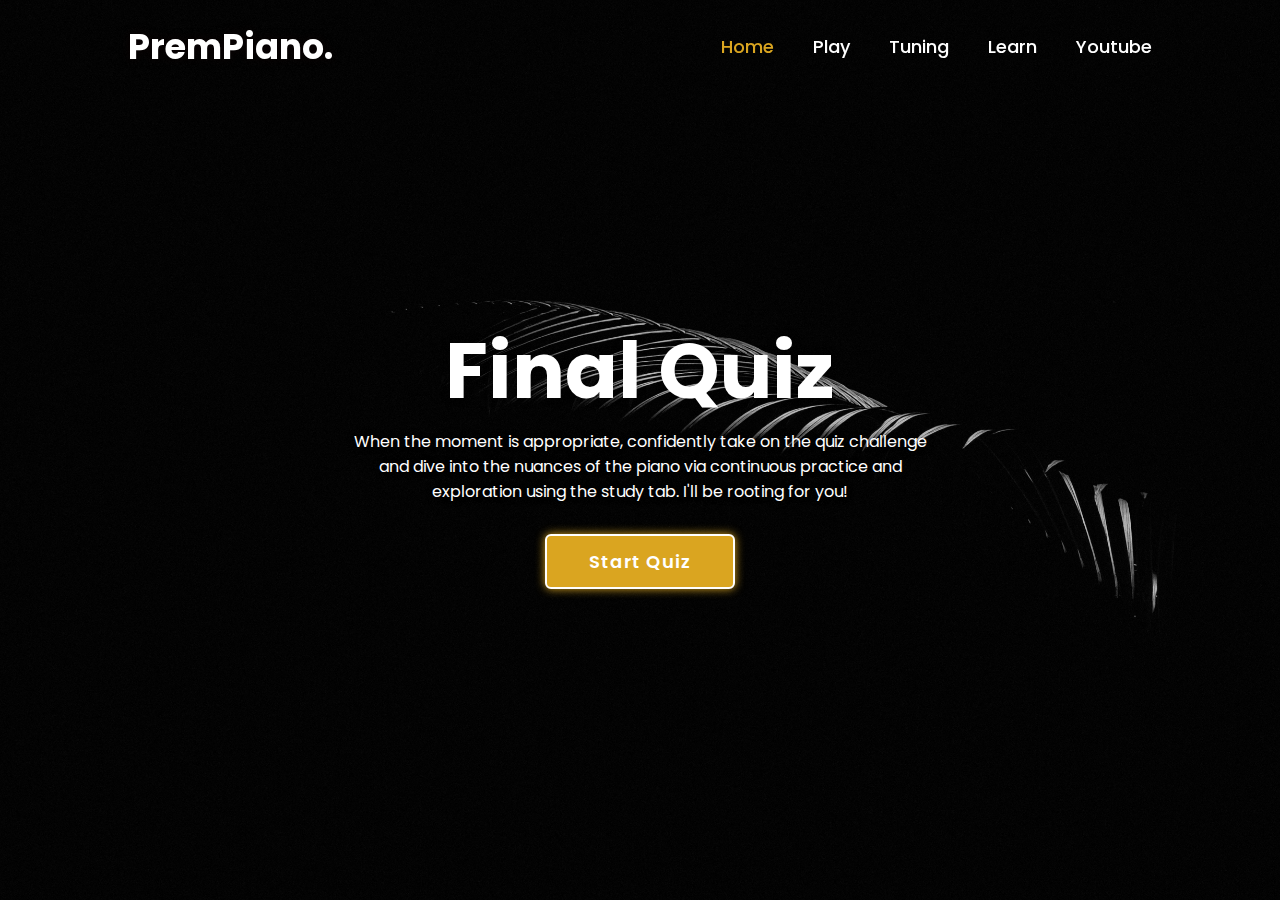
<file: index.html>
<!DOCTYPE html>
<html lang="en">
<head>
    <meta charset="UTF-8">
    <meta name="viewport" content="width=device-width, initial-scale=1.0">
    <title>Document</title>
    <link rel="stylesheet" href="css/style.css">
</head>
<body>
    
    <main class="main">
        <header class="header">
            <a href="index.html" class="logo">PremPiano.</a>


            <nav class="navbar">
                <a href="index.html" class="active">Home</a>
                <a href="play.html">Play</a>
                <a href="tuning.html">Tuning</a>
                <a target="_blank" href="https://drive.google.com/file/d/1ZdQVGssWWbwcittsRwGtEJ6HsxvOfP0y/view?usp=drive_link">Learn</a>
                <a target="_blank" href="https://www.youtube.com/@notpremil8041">Youtube</a>
                
            </nav>
        </header>


        <div class="container">
            <section class="quiz-section">
                 <div class="quiz-box">
                    <h1>PremPiano Quiz</h1>
                    <div class="quiz-header">
                        <span>Piano Quiz Final</span>
                        <span class="header-score">Score: 0 / 5</span>
                    </div>

                    <h2 class="question-text">which raag follows: Sa Re Ma Pa, Ma Pa Dha Ni, Sa</h2>

                    <div class="option-list">
                        
                    </div>

                    <div class="quiz-footer">
                        <span class="question-total">1 of 5 Questions</span>
                        <button class="next-btn">Next</button>
                    </div>
                 </div>

                 <div class="result-box">
                    <h2>Quiz Result</h2>
                    <div class="percentage-container">
                        <div class="circular-progress">
                            <span class="progress-value">0%</span>
                        </div>

                        <span class="score-text">Your Score 0 out of 5</span>
                    </div>
                    <div class="buttons">
                        <button class="tryAgain-btn">Try Again</button>
                        <button class="goHome-btn">Go to Home</button>
                    </div>
                 </div>
            </section>
            
            <section class="home">
                <div class="home-content">
                    <h1>Final Quiz</h1>
                    <p>When the moment is appropriate, confidently take on the quiz challenge and dive into the nuances of the piano via continuous practice and exploration using the study tab. I'll be rooting for you!</p>
                    <button class="start-btn">Start Quiz</button>
                </div>
            </section>
        </div>
    </main>

    <div class="popup-info">
        <h2>Quiz Guide</h2>
        <span class="info">1. Prepare: Review the material before starting.</span>
        <span class="info">2. Choose a Quiet Spot: Find a calm place.</span>
        <span class="info">3. Read Instructions: Understand how the quiz works.</span>
        <span class="info">4. Answer Methodically: Answer ach question slowly.</span>
        <span class="info">5. Review and Manage Time: Review your answers.</span>

        <div class="btn-group">
            <button class="info-btn exit-btn">Exit Quiz</button>
            <a href="#" class="info-btn continue-btn">Continue</a>
        </div>
    </div>

    <script src="questions.js"></script>
    <script src="script.js"></script>


</body>
</html>
</file>
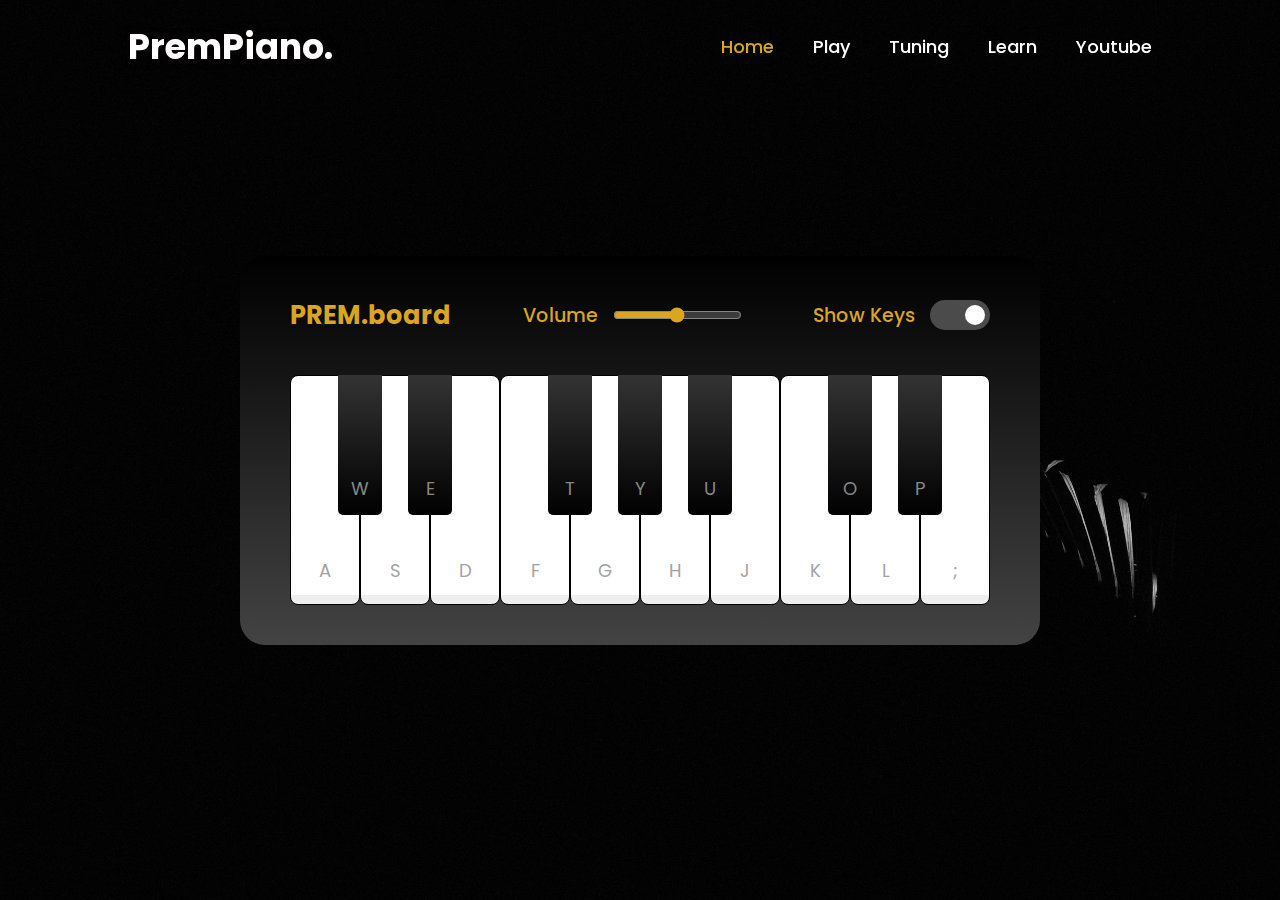
<file: play.html>
<!DOCTYPE html>
<html lang="en">
<head>
    <meta charset="UTF-8">
    <meta name="viewport" content="width=device-width, initial-scale=1.0">
    <title>Piano</title>
    <link rel="stylesheet" href="css/style.css">
    <script src="keys.js" defer></script>

</head>
<body>
    
    <main class="main">
        <header class="header">
            <a href="index.html" class="logo">PremPiano.</a>


            <nav class="navbar">
                <a href="index.html" class="active">Home</a>
                <a href="play.html">Play</a>
                <a href="tuning.html">Tuning</a>
                <a target="_blank" href="https://drive.google.com/file/d/1ZdQVGssWWbwcittsRwGtEJ6HsxvOfP0y/view?usp=drive_link">Learn</a>
                <a target="_blank" href="https://www.youtube.com/@notpremil8041">Youtube</a>

            </nav>
        </header>



        <section class="piano">
            <div class="wrapper">
                <header>
                  <h2>PREM.board </h2>
                  <div class="column volume-slider">
                    <span>Volume</span> <input type="range" min="0" max="1" value="0.5" step="any">
                  </div>
                  <div class="column keys-checkbox">
                    <span>Show Keys</span><input type="checkbox" checked>
                  </div>
                </header>
                <ul class="piano-keys">
                  <li class="key white" data-key="a"><span>a</span></li>
                  <li class="key black" data-key="w"><span>w</span></li>
                  <li class="key white" data-key="s"><span>s</span></li>
                  <li class="key black" data-key="e"><span>e</span></li>
                  <li class="key white" data-key="d"><span>d</span></li>
                  <li class="key white" data-key="f"><span>f</span></li>
                  <li class="key black" data-key="t"><span>t</span></li>
                  <li class="key white" data-key="g"><span>g</span></li>
                  <li class="key black" data-key="y"><span>y</span></li>
                  <li class="key white" data-key="h"><span>h</span></li>
                  <li class="key black" data-key="u"><span>u</span></li>
                  <li class="key white" data-key="j"><span>j</span></li>
                  <li class="key white" data-key="k"><span>k</span></li>
                  <li class="key black" data-key="o"><span>o</span></li>
                  <li class="key white" data-key="l"><span>l</span></li>
                  <li class="key black" data-key="p"><span>p</span></li>
                  <li class="key white" data-key=";"><span>;</span></li>
                </ul>
              </div>
        </section>


      

    </main>

</body>
</html>
</file>
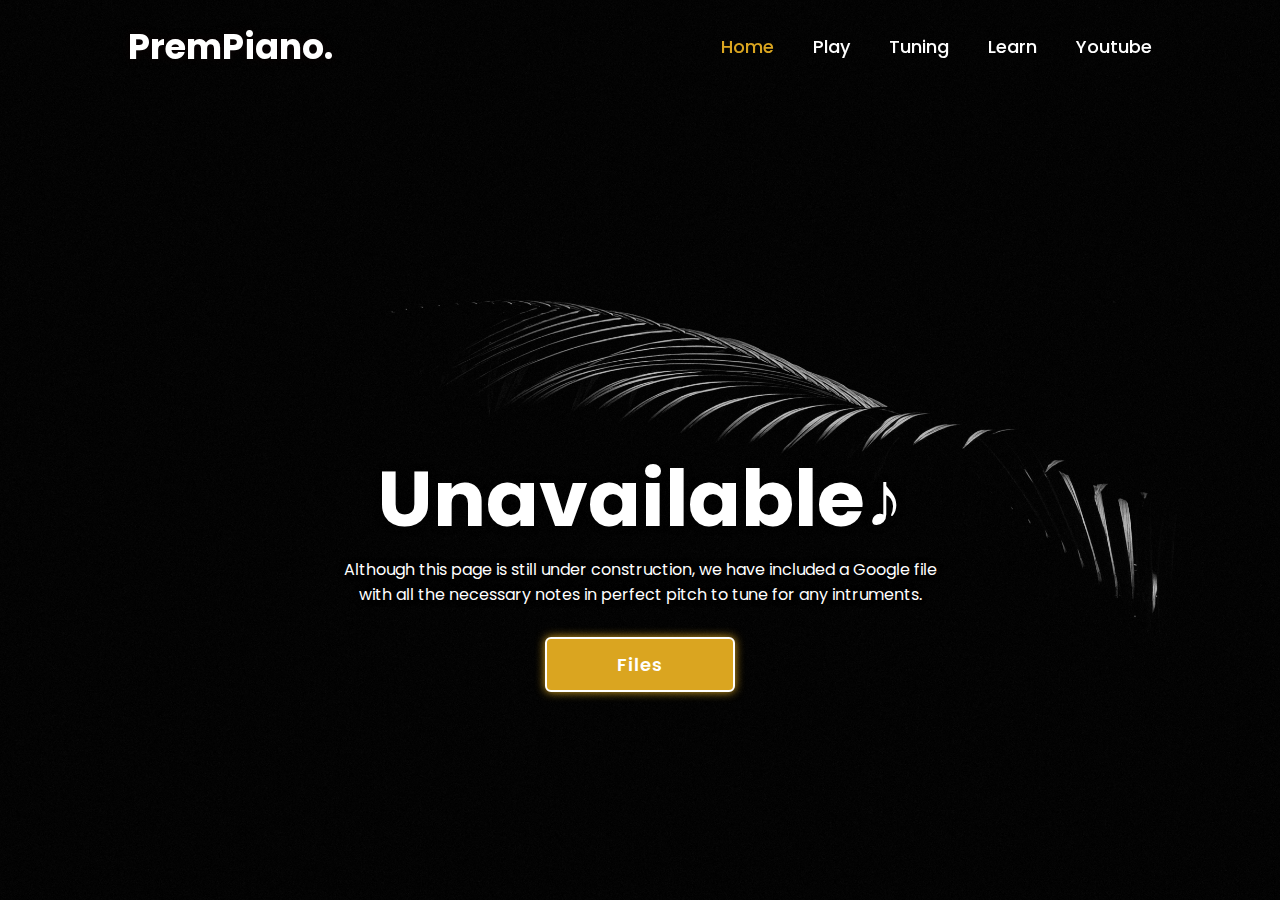
<file: tuning.html>
<!DOCTYPE html>
<html lang="en">
<head>
    <meta charset="UTF-8">
    <meta name="viewport" content="width=device-width, initial-scale=1.0">
    <title>tuning</title>
    <link rel="stylesheet" href="css/style.css">
</head>
<body>
      

    <main class="main">
        <header class="header">
            <a href="index.html" class="logo">PremPiano.</a>


            <nav class="navbar">
                <a href="index.html" class="active">Home</a>
                <a href="play.html">Play</a>
                <a href="tuning.html">Tuning</a>
                <a target="_blank" href="https://drive.google.com/file/d/1ZdQVGssWWbwcittsRwGtEJ6HsxvOfP0y/view?usp=drive_link">Learn</a>
                <a target="_blank" href="https://www.youtube.com/@notpremil8041">Youtube</a>

            </nav>
        </header>

        <div class="tune">

            <section class="tune">
                <div class="home-content">
                    <h1>Unavailable♪</h1>
                    <p>Although this page is still under construction, we have included a Google file with all the necessary notes in perfect pitch to tune for any intruments.</p>

                    <a target="_blank" href="https://drive.google.com/drive/folders/1ARKKcW_AtCAKJ-MIdPhVPfXEtwlYK_Lv?usp=sharing">
                        <button class="start-btn">Files</button>
                    </a>


                </div>
            </section>
        </div>
        
       
    </main>



</body>
</html>
</file>
<file: css/style.css>
@import url('https://fonts.googleapis.com/css2?family=Poppins:wght@300;400;500;600;700;800;900&display=swap');

* {
    margin: 0;
    padding: 0;
    box-sizing: border-box;
    font-family: 'Poppins', sans-serif;
}


.piano {
    display: flex;
    align-items: center;
    justify-content: center;
    padding: 0 10px;
    min-height: 100vh;
}

.wrapper {
    border-radius: 25px;
    padding: 40px 50px;
    background:linear-gradient(to bottom, #000, #434343);

}

.wrapper header {
    color: goldenrod;
    display: flex;
    align-items: center;
    justify-content: space-between;
}

header h2 {
    font-size: 1.6rem;
}


header .column {
    display: flex;
    align-items: center;
}

header .column span {
    font-weight: 500;
    margin-right: 15px;
    font-size: 1.19rem;
}

.volume-slider input {
    outline: none;
    accent-color: goldenrod;
}

.keys-checkbox input {
    height: 30px;
    width: 60px;
    cursor: pointer;
    position: relative;
    appearance: none;
    border-radius: 30px;
    background: #4B4B4B;

}

.keys-checkbox input::before {
    content: "";
    position: absolute;
    top: 50%;
    left: 5px;
    width: 20px;
    height: 20px;
    border-radius: inherit;
    background: #8c8c8c;
    transform: translateY(-50%);
    transition: all 0.3s ease;
  }
.keys-checkbox input:checked::before {
    left: 35px;
    background:white;
}

.piano-keys {
    display: flex;
    list-style: none;
    margin-top: 40px;
}

.piano-keys .key {
    cursor: pointer;
    user-select: none;
    list-style: none;
    color: goldenrod;
    position: relative;
    text-transform: uppercase;
}

.piano-keys .black {
    z-index: 2;
    width: 44px;
    height: 140px;
    margin: 0 -22px 0 -22px;
    border-radius: 0 0 5px 5px;
    background: linear-gradient(#333, #000);
}

.piano-keys .black.active {
    box-shadow: inset -5px -10px 10px rgba(255,255,255,0.1);
    background:linear-gradient(to bottom, #000, #434343);
  }

.piano-keys .white {
    height: 230px;
    width: 70px;
    border-radius: 8px;
    border: 1px solid #000;
    background: linear-gradient(#fff 96%, #eee 4%);
}

.piano-keys .white.active {
    box-shadow: inset -5px 5px 20px rgba(0,0,0,0.2);
    background:linear-gradient(to bottom, #fff 0%, #eee 100%);
}

.piano-keys span {
    position: absolute;
    bottom: 20px;
    width: 100%;
    color: #A2A2A2;
    font-size: 1.13rem;
    text-align: center;
}

.piano-keys .key.hide span {
    display: none;
}

.piano-keys .black span {
    bottom: 13px;
    color: #888888;
  }
  @media screen and (max-width: 815px) {
    .wrapper {
      padding: 25px;
    }
    header {
      flex-direction: column;
    }
    header :where(h2, .column) {
      margin-bottom: 13px;
    }
    .volume-slider input {
      max-width: 100px;
    }
    .piano-keys {
      margin-top: 20px;
    }
    .piano-keys .key:where(:nth-child(9), :nth-child(10)) {
      display: none;
    }
    .piano-keys .black {
      height: 100px;
      width: 40px;
      margin: 0 -20px 0 -20px;
    }
    .piano-keys .white {
      height: 180px;
      width: 60px;
    }
  }
  @media screen and (max-width: 615px) {
    .piano-keys .key:nth-child(13),
    .piano-keys .key:nth-child(14),
    .piano-keys .key:nth-child(15),
    .piano-keys .key:nth-child(16),
    .piano-keys .key :nth-child(17) {
      display: none;
    }
    .piano-keys .white {
      width: 50px;
    }
  }


.tune {
    position: relative;
    top: 220px;
    
    display: flex;
    justify-content: center;
    align-items: center;
}







body {
    color: #fff ;
    background: whitesmoke;
    overflow: hidden;
}

.header {
    position: fixed;
    top: 0;
    left: 0;
    width: 100%;
    padding: 20px 10%;
    background: transparent;
    display: flex;
    justify-content: space-between;
    align-items: center;
    z-index: 100;

}

.logo {
    font-size: 35px;
    color: #fff;
    text-decoration: none;
    font-weight: 700;
    filter: drop-shadow(0 0 5px #090001);
    transition: .5s;
}

.logo:hover {
    font-size: 40px;
}

.navbar a {
    font-size: 18px;
    color: #fff;
    text-decoration: none;
    font-weight: 500;
    margin-left: 35px;
    transition: .3s;
}

.navbar a:hover,
.navbar a.active {
    color: goldenrod;
}

.main {
    height: 100vh;
    background: url('blackfeather.jpg') no-repeat;
    background-size: cover;
    background-position: center;
    pointer-events: auto;
    transition: .3s ease;
}

.main.active {
    filter: blur(3px);
    pointer-events: none;

}

.container { 
    display: flex;
    height: 100vh;
    width: 200%;
}

.home {
    position: relative;
    left: -50%;
    width: 100%;
    display: flex;
    justify-content: center;
    align-items: center;
}

.home-content {
    max-width: 600px;
    display: flex;
    align-items: center;
    flex-direction: column;
}

.home-content h1 {
    font-size: 78px;
    font-weight: 700;
    text-shadow: 0 0 10px rgba(0, 0, 0, .3);
}

.home-content p {
    font-size: 16px;
    text-align: center;
    text-shadow: 0 0 10px rgba(0, 0, 0, .3);
    margin-bottom: 30px;
}

.home-content .start-btn {
    width: 190px;
    height: 55px;
    background: goldenrod;
    border: 2px solid #fff;
    outline: none;
    border-radius: 6px;
    box-shadow: 0 0 10px goldenrod;
    font-size: 18px;
    color: #fff;
    letter-spacing: 1px;
    font-weight: 600;
    cursor: pointer;
    transition: .5s;

}

.home-content .start-btn:hover {
    background-color: #090001;
    box-shadow: none;
}

.popup-info {
    position: absolute;
    top: 50%;
    left: 50%;
    transform: translate(-50%, -50%) scale(.9);
    width: 500px;
    background: whitesmoke;
    border-radius: 6px;
    padding: 10px 25px;
    opacity: 0;
    pointer-events: none;
    transition: .3s ease;
}

.popup-info.active {
    opacity: 1;
    pointer-events: auto;
    transform: translate(-50%, -50%) scale(1);

}

.popup-info h2 {
    font-size: 50px;
    color: goldenrod;

}

.popup-info .info {
    display: inline-block;
    font-size: 16px;
    color: #333;
    font-weight: 500;
    margin: 4px 0;
}

.popup-info .btn-group {
    display: flex;
    justify-content: space-between;
    align-items: center;
    border-top: 1px soild #999;
    margin-top: 10px;
    padding: 15px 0 7px;
}

.popup-info .btn-group .info-btn {
    display: inline-flex;
    justify-content: center;
    align-items: center;
    width: 130px;
    height: 45px;
    background: goldenrod;
    border: 2px solid goldenrod;
    outline: none;
    border-radius: 6px;
    text-decoration: none;
    font-size: 16px;
    color: #fff;
    font-weight: 600;
    box-shadow: 0 0 10px rgba(0, 0, 0, .1);
    cursor: pointer;
    transition: .5s;
}

.popup-info .btn-group .info-btn:nth-child(1) {
    background: transparent;
    color: goldenrod;
}

.popup-info .btn-group .info-btn:nth-child(1):hover {
    background: goldenrod;
    color: #fff;
}

.popup-info .btn-group .info-btn:nth-child(2) {
    background: transparent;
    color: goldenrod;
}
.popup-info .btn-group .info-btn:nth-child(2):hover {
    background: goldenrod;
    color: #fff;
}

.quiz-section {
    position: relative;
    left: 50%;
    width: 100%;
    background: black;
    display: flex;
    justify-content: center;
    align-items: center;
    z-index: 100;
    transition: .8s ease-in-out;
    transition-delay: .25s;
}

.quiz-section.active {
    left: 0;
}

.quiz-section .quiz-box {
    position: relative;
    width: 500px;
    background: transparent;
    border: 2px solid goldenrod;
    border-radius: 6px;
    display: flex;
    flex-direction: column;
    padding: 20px 30px;
    opacity: 0;
    pointer-events: none;
    transform: scale(.9);
    transition: .3s ease;
    transition-delay: 0s;
}

.quiz-section .quiz-box.active {
    opacity: 1;
    pointer-events: auto;
    transform: scale(.9);
    transition: 1s ease;
    transition-delay: 1s;
}

.quiz-box h1 {
    font-size: 32px;
    text-align: center;
    background: goldenrod;    
    border-radius: 6px;
}

.quiz-box .quiz-header {
    display: flex;
    justify-content: space-between;
    align-items: center;
    padding: 20px 0;

}

.quiz-header span {
    font-size: 18px;
    font-weight: 500;

}

.quiz-header .header-score {
    background: goldenrod;
    border-radius: 3px;
    padding: 7px;
}

.quiz-box .question-text {
    font-size: 24px;
    font-weight: 600;

}

.option-list .option {
    width: 100%;
    padding: 12px;
    background: transparent;
    border: 2px solid rgba(255, 255 , 255 , .2);
    border-radius: 4px;
    font-size: 17px;
    margin: 15px 0;
    cursor: pointer;
    transition: .3s;
}

.option-list .option:hover {
    background: rgba(255, 255 , 255 , .1);
    border-color: rgba(255, 255 , 255 , .1);
}

.option-list .option.correct {
    background: #090001;
    color:#fff;
    border-color: seagreen;
}

.option-list .option.incorrect {
    background: #090001;
    color:#fff;
    border-color: #a60045;
}

.option-list .option.disabled {
    pointer-events: none;
}


.quiz-box .quiz-footer {
    display: flex;
    justify-content: space-between;
    align-items: center;
    border-top: 2px solid black;
    padding-top: 20px;
}

.quiz-box .question-total {
    font-size: 16px;
    font-weight: 600;
}

.quiz-footer .next-btn {
    width: 100px;
    height: 45px;
    background: rgba(255, 255 , 255 , .1);
    border: 2px solid rgba(255, 255 , 255 , .1);
    outline: none;
    border-radius: 6px;
    font-size: 16px;
    color: rgba(255, 255 , 255 , .1);
    font-weight: 600;
    cursor: pointer;
    pointer-events: none;
    transition: .5s;

}


.quiz-footer .next-btn.active {
    pointer-events: auto;
    background: goldenrod;
    background-color: goldenrod;
    color: #fff;

}

.quiz-footer .next-btn.active:hover {
    background: goldenrod;
    border-color: goldenrod;
}

.quiz-section .result-box {
    position: absolute;
    top: 50%;
    left: 50%;
    transform: translate(-50%, -50%) scale(.9);
    width: 500px;
    background:transparent;
    border: 2px solid goldenrod;
    border-radius: 6px;
    padding: 20px;
    display: flex;
    flex-direction: column;
    align-items: center;
    opacity: 0;
    pointer-events: none;
    transition: .3s ease;
}

.quiz-section .result-box.active {
    opacity: 1;
    pointer-events: auto;
    transform: translate(-50%, -50%) scale(1);

}

.result-box h2 {
    font-size: 40px;
}

.result-box .percentage-container {
    width: 300px;
    display: flex;
    flex-direction: column;
    align-items: center;
    margin: 20px 0 40px;
}

.percentage-container .circular-progress {
    position: relative;
    width: 250px;
    height: 250px;
    background: conic-gradient(goldenrod 3.6deg, rgba(255, 255, 255, .1) 0deg);
    border-radius: 50%;
    display: flex;
    justify-content: center;
    align-items: center;
}

.percentage-container .circular-progress::before {
    content: '';
    position: absolute;
    width: 210px;
    height: 210px;
    background: black;
    border-radius: 50%;
}

.circular-progress .progress-value {
    position: relative;
    font-size: 40px;
    font-weight: 600px;
}

.percentage-container .score-text {
    font-size: 26px;
    font-weight: 600;
    margin-top: 20px;
}

.result-box .buttons {
    display: flex;
}

.buttons button {
    width: 130px;
    height: 47px;
    border: 3px solid goldenrod;
    outline: none;
    border-radius: 6px;
    font-size: 16px;
    color: black;
    font-weight: 600px;
    margin: 0 15px 15px;
    cursor: pointer;
    transition: .5s;
}

.buttons button:nth-child(1) {
    background: transparent;
    color: goldenrod;
}

.buttons button:nth-child(2) {
    background: transparent;
    color: goldenrod;
}

.buttons button:nth-child(1):hover {
    background: goldenrod;
    color: #fff;
}

.buttons button:nth-child(2):hover {
    background: goldenrod;
    color: #fff;
}
</file>
